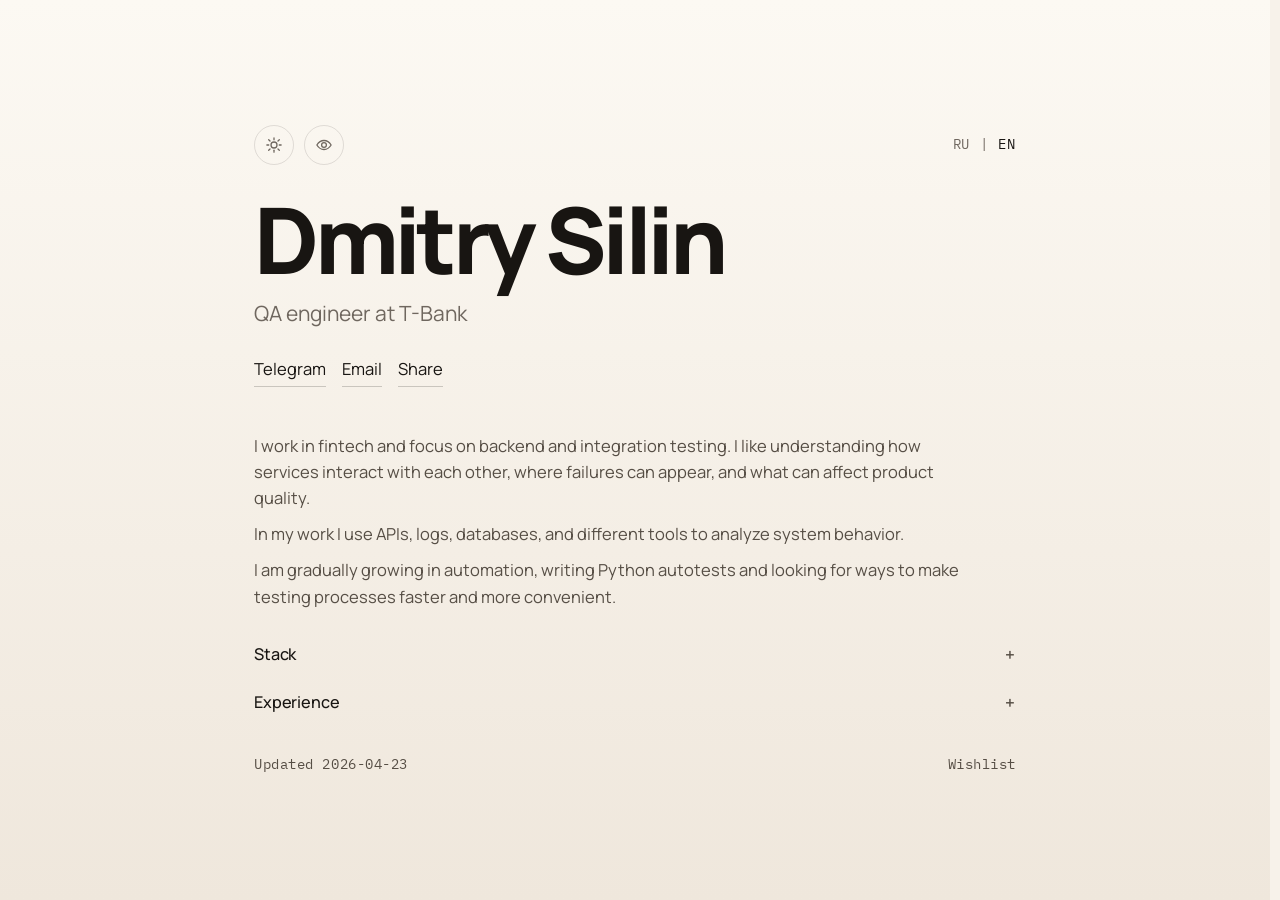
<file: index.html>
<!DOCTYPE html>
<html lang="ru">

<head>
  <meta charset="utf-8" />
  <meta name="viewport" content="width=device-width, initial-scale=1" />
  <meta name="description" content="Дмитрий Силин | QA-инженер в Т-Банке" />
  <meta name="theme-color" content="#0a0a0a" />
  <meta name="color-scheme" content="dark light" />
  <meta property="og:type" content="website" />
  <meta property="og:locale" content="ru_RU" />
  <meta property="og:site_name" content="Дмитрий Силин" />
  <meta property="og:title" content="Дмитрий Силин | QA-инженер в Т-Банке" />
  <meta property="og:description" content="Личный сайт Дмитрия Силина" />
  <meta property="og:url" content="https://iloveqa.ru/" />
  <meta property="og:image" content="https://iloveqa.ru/assets/og/og-card.png" />
  <meta property="og:image:alt" content="Превью сайта Дмитрия Силина" />
  <meta property="og:image:width" content="1200" />
  <meta property="og:image:height" content="630" />
  <meta name="twitter:card" content="summary_large_image" />
  <meta name="twitter:title" content="Дмитрий Силин | QA-инженер" />
  <meta name="twitter:description" content="Дмитрий Силин | QA-инженер" />
  <meta name="twitter:image" content="https://iloveqa.ru/assets/og/og-card.png" />
  <meta name="twitter:image:alt" content="Превью сайта Дмитрия Силина" />
  <title>Дмитрий Силин | QA-инженер в Т-Банке</title>
  <link rel="canonical" href="https://iloveqa.ru/" />
  <link rel="icon" type="image/x-icon" href="favicon.ico" />
  <link rel="preconnect" href="https://fonts.googleapis.com" />
  <link rel="preconnect" href="https://fonts.gstatic.com" crossorigin />
  <link
    href="https://fonts.googleapis.com/css2?family=IBM+Plex+Mono:wght@400;500&family=Manrope:wght@400;500;600;700;800&display=swap"
    rel="stylesheet" />
  <script>
    (function () {
      var theme = "dark";
      var themeColor = "#0a0a0a";
      var accessibility = "off";

      try {
        var savedTheme = window.localStorage.getItem("site-theme");
        var savedAccessibility = window.localStorage.getItem("site-accessibility");

        if (savedTheme === "light" || savedTheme === "dark") {
          theme = savedTheme;
        } else if (window.matchMedia && window.matchMedia("(prefers-color-scheme: light)").matches) {
          theme = "light";
        }

        if (savedAccessibility === "on" || savedAccessibility === "off") {
          accessibility = savedAccessibility;
        } else if (
          window.matchMedia &&
          (
            window.matchMedia("(prefers-contrast: more)").matches ||
            window.matchMedia("(forced-colors: active)").matches
          )
        ) {
          accessibility = "on";
        }
      } catch (error) {}

      if (theme === "light") {
        themeColor = "#f7f2ea";
      }

      document.documentElement.setAttribute("data-theme", theme);
      document.documentElement.setAttribute("data-accessibility", accessibility);
      document.querySelector('meta[name="theme-color"]').setAttribute("content", themeColor);
    })();
  </script>
  <link rel="stylesheet" href="./assets/css/main.css?v=20260621-1" />
  <script src="./assets/js/main.js?v=20260621-1" defer></script>
  <script id="structured-data" type="application/ld+json">
    {
      "@context": "https://schema.org",
      "@type": "Person",
      "name": "Дмитрий Силин",
      "jobTitle": "QA-инженер",
      "url": "https://iloveqa.ru/",
      "address": {
        "@type": "PostalAddress",
        "addressLocality": "Ижевск",
        "addressCountry": "RU"
      },
      "email": "qa.silin@ya.ru",
      "sameAs": [
        "https://t.me/iloveQA",
        "https://buildin.ai/share/7a50c95d-e784-407c-985e-efef949e534b#8b2dbb4d-b0ec-4b53-918e-034baf79118b"
      ]
    }
  </script>
  <script id="profile-data" type="application/json">
    {
      "name": {
        "ru": "Дмитрий Силин",
        "en": "Dmitry Silin"
      },
      "role": {
        "ru": "QA-инженер",
        "en": "QA engineer"
      },
      "city": {
        "ru": "Ижевск",
        "en": "Izhevsk"
      },
      "location": {
        "ru": "Ижевск, Россия",
        "en": "Izhevsk, Russia"
      },
      "country_code": "RU",
      "summary": {
        "ru": "Работаю в финтехе, занимаюсь backend и интеграционным тестированием.\nМне интересно разбираться в том как сервисы взаимодействуют друг с другом, где могут возникать ошибки и что может повлиять на качество продукта.\nВ работе использую API, логи, базы данных и разные инструменты для анализа поведения системы.\nПостепенно развиваюсь в автоматизации. Пишу автотесты на Python и ищу способы делать процессы тестирования быстрее и удобнее.",

        "en": "I work in fintech, focus on backend and integration testing.\nI like understanding how services interact with each other, where failures can appear, and what can affect product quality.\nIn my work I use APIs, logs, databases, and different tools to analyze system behavior.\nI am gradually growing in automation, writing Python autotests and looking for ways to make testing processes faster and more convenient."
      },
      "contacts": {
        "telegram": "https://t.me/iloveQA",
        "email": "qa.silin@ya.ru",
        "wishlist": "https://buildin.ai/share/7a50c95d-e784-407c-985e-efef949e534b#8b2dbb4d-b0ec-4b53-918e-034baf79118b"
      },
      "stack_groups": [
        {
          "label": {
            "ru": "API",
            "en": "API"
          },
          "items": ["REST", "gRPC", "GraphQL", "SOAP"]
        },
        {
          "label": {
            "ru": "Базы данных и кэш",
            "en": "Databases & cache"
          },
          "items": ["Oracle", "PostgreSQL", "Redis"]
        },
        {
          "label": {
            "ru": "Очереди и Kafka tools",
            "en": "Messaging & Kafka tools"
          },
          "items": ["Kafka", "Kafka AKHQ", "Kafka UI", "Redpanda"]
        },
        {
          "label": {
            "ru": "API tools",
            "en": "API tools"
          },
          "items": ["Mockingbird", "Postman", "Insomnia", "Swagger", "SoapUI"]
        },
        {
          "label": {
            "ru": "Отладка и данные",
            "en": "Debug & data"
          },
          "items": ["DevTools", "DBeaver", "PL/SQL Developer", "Charles", "Fiddler"]
        },
        {
          "label": {
            "ru": "Логи и мониторинг",
            "en": "Logs & monitoring"
          },
          "items": ["Graylog", "Grafana", "ELK", "Dynatrace", "Sage"]
        },
        {
          "label": {
            "ru": "Платформа",
            "en": "Platform"
          },
          "items": ["Openshift"]
        }
      ],
      "experience": [
        {
          "period": {
            "ru": "2025 - сейчас",
            "en": "2025 - now"
          },
          "company": {
            "ru": "Т-Банк",
            "en": "T-Bank"
          },
          "role_company": {
            "ru": "Т-Банке",
            "en": "T-Bank"
          }
        },
        {
          "period": {
            "ru": "2023 - 2025",
            "en": "2023 - 2025"
          },
          "company": {
            "ru": "Росбанк",
            "en": "Rosbank"
          }
        },
        {
          "period": {
            "ru": "2022 - 2023",
            "en": "2022 - 2023"
          },
          "company": {
            "ru": "X5",
            "en": "X5"
          }
        }
      ],
      "updated_at": "2026-04-23"
    }
  </script>

  <!-- Yandex.Metrika counter -->
  <script type="text/javascript">
    (function (m, e, t, r, i, k, a) {
      m[i] = m[i] || function () {
        (m[i].a = m[i].a || []).push(arguments)
      };
      m[i].l = 1 * new Date();
      for (var j = 0; j < document.scripts.length; j += 1) {
        if (document.scripts[j].src === r) {
          return;
        }
      }
      k = e.createElement(t), a = e.getElementsByTagName(t)[0], k.async = 1, k.src = r, a.parentNode.insertBefore(k, a)
    })(window, document, "script", "https://mc.yandex.ru/metrika/tag.js", "ym");

    ym(97763500, "init", {
      clickmap: true,
      trackLinks: true,
      accurateTrackBounce: true,
      webvisor: true
    });
  </script>
  <noscript>
    <div><img src="https://mc.yandex.ru/watch/97763500" style="position:absolute; left:-9999px;" alt="" /></div>
  </noscript>
  <!-- /Yandex.Metrika counter -->
</head>

<body data-page="home">
  <main class="page" aria-label="Дмитрий Силин | QA инженер">
    <div class="page-inner">
      <div class="top-bar">
        <div class="top-actions">
          <button class="utility-toggle theme-toggle" type="button" data-theme-toggle aria-label="Переключить тему"
            title="Переключить тему">
            <svg class="theme-icon" viewBox="0 0 24 24" aria-hidden="true">
              <circle class="theme-icon-sun" cx="12" cy="12" r="4"></circle>
              <g class="theme-icon-rays">
                <path d="M12 2.5V5"></path>
                <path d="M12 19V21.5"></path>
                <path d="M4.9 4.9L6.7 6.7"></path>
                <path d="M17.3 17.3L19.1 19.1"></path>
                <path d="M2.5 12H5"></path>
                <path d="M19 12H21.5"></path>
                <path d="M4.9 19.1L6.7 17.3"></path>
                <path d="M17.3 6.7L19.1 4.9"></path>
              </g>
              <path class="theme-icon-moon" d="M15.6 3.5a7.6 7.6 0 1 0 4.9 13 8.7 8.7 0 1 1-4.9-13Z"></path>
            </svg>
          </button>

          <button class="utility-toggle accessibility-toggle" type="button" data-accessibility-toggle
            aria-label="Включить режим для слабовидящих" title="Включить режим для слабовидящих">
            <svg class="accessibility-icon" viewBox="0 0 24 24" aria-hidden="true">
              <path d="M2.5 12s3.6-6 9.5-6 9.5 6 9.5 6-3.6 6-9.5 6-9.5-6-9.5-6Z"></path>
              <circle cx="12" cy="12" r="3.2"></circle>
            </svg>
          </button>
        </div>

        <div class="lang-switch" role="group" aria-label="Language switcher">
          <button class="lang-button is-active" type="button" data-lang-switch="ru" aria-pressed="true">RU</button>
          <span class="lang-divider" aria-hidden="true">|</span>
          <button class="lang-button" type="button" data-lang-switch="en" aria-pressed="false">EN</button>
        </div>
      </div>

      <header class="hero">
        <h1 data-profile-name>Дмитрий Силин</h1>
        <p class="role" data-profile-role>QA-инженер в Т-Банке</p>
      </header>

      <div class="links" aria-label="Ссылки и действия">
        <a href="https://t.me/iloveQA" target="_blank" rel="noopener noreferrer" data-link-telegram
          data-i18n="telegram">Телеграм</a>
        <button class="link-button" type="button" data-copy-email data-i18n="email">Почта</button>
        <button class="link-button" type="button" data-share-page data-i18n="share">Поделиться</button>
      </div>

      <p class="status-region" data-status-region role="status" aria-live="polite" aria-atomic="true"></p>

      <section class="intro-block intro-text" data-profile-summary>
        <p class="intro-paragraph">
          Работаю в финтехе и занимаюсь backend и интеграционным тестированием.
        </p>
        <p class="intro-paragraph">
          Мне интересно разбираться в том как сервисы взаимодействуют друг с другом, где могут возникать ошибки и что может повлиять на качество продукта.
        </p>
        <p class="intro-paragraph">
          В работе использую API, логи, базы данных и разные инструменты для анализа поведения системы.
        </p>
        <p class="intro-paragraph">
          Постепенно развиваюсь в автоматизации. Пишу автотесты на Python и ищу способы делать процессы тестирования
          быстрее и удобнее.
        </p>
      </section>

      <div class="detail-list">
        <section class="detail-block" aria-labelledby="stack-title" data-stack-block>
          <div class="detail-head">
            <p class="section-label" id="stack-title" data-i18n="stack_label">Стек</p>
            <div class="detail-actions">
              <button class="detail-button detail-toggle" type="button" data-toggle-stack aria-expanded="false"
                aria-controls="stack-panel" aria-label="Раскрыть" title="Раскрыть">
                +
              </button>
            </div>
          </div>

          <div class="detail-panel" id="stack-panel" data-stack-panel hidden>
            <div class="stack-groups" data-stack-groups></div>
          </div>
        </section>

        <section class="detail-block" aria-labelledby="experience-title" data-experience-block>
          <div class="detail-head">
            <p class="section-label" id="experience-title" data-i18n="experience_label">Опыт</p>
            <div class="detail-actions">
              <button class="detail-button detail-toggle" type="button" data-toggle-experience aria-expanded="false"
                aria-controls="experience-panel" aria-label="Раскрыть" title="Раскрыть">
                +
              </button>
            </div>
          </div>

          <div class="detail-panel" id="experience-panel" data-experience-panel hidden>
            <ul class="experience-list" data-experience-list></ul>
          </div>
        </section>

      </div>

      <footer class="site-footer">
        <p class="last-updated" data-last-updated>Обновлено 23.04.2026</p>
        <a class="footer-link" href="https://buildin.ai/share/7a50c95d-e784-407c-985e-efef949e534b#8b2dbb4d-b0ec-4b53-918e-034baf79118b"
          target="_blank" rel="noopener noreferrer" data-footer-wishlist data-i18n="wishlist">Вишлист</a>
      </footer>
    </div>
  </main>

  <aside class="qa-easter" data-qa-panel hidden aria-live="polite">
    <p class="qa-easter-title" data-qa-title>easter egg</p>
    <pre class="qa-easter-body" data-qa-body></pre>
  </aside>
</body>

</html>
</file>
<file: assets/css/main.css>
:root {
    --content-width: 46rem;
    --bg: #0a0a0a;
    --bg-top: #0b0b0b;
    --bg-bottom: #090909;
    --text: #f4f1eb;
    --muted: #a6a29a;
    --block-muted: #a6a29a;
    --line: rgba(244, 241, 235, 0.12);
    --line-strong: rgba(244, 241, 235, 0.22);
    --panel: rgba(10, 10, 10, 0.94);
    --status-bg: rgba(244, 241, 235, 0.06);
    --status-text: #f4f1eb;
    --scrollbar-thumb: rgba(244, 241, 235, 0.2);
    --scrollbar-thumb-hover: #a6a29a;
    --sans: "Manrope", sans-serif;
    --mono: "IBM Plex Mono", monospace;
    --text-xs: 0.82rem;
    --text-sm: 0.95rem;
    --text-md: 1rem;
    --text-lg: clamp(1.04rem, 0.94rem + 0.42vw, 1.32rem);
    --text-xl: clamp(2.18rem, 7.6vw, 5.55rem);
}

html[data-theme="dark"] {
    color-scheme: dark;
    --bg: #0a0a0a;
    --bg-top: #0b0b0b;
    --bg-bottom: #090909;
    --text: #f4f1eb;
    --muted: #a6a29a;
    --block-muted: #a6a29a;
    --line: rgba(244, 241, 235, 0.12);
    --line-strong: rgba(244, 241, 235, 0.22);
    --panel: rgba(10, 10, 10, 0.94);
    --status-bg: rgba(244, 241, 235, 0.06);
    --status-text: #f4f1eb;
    --scrollbar-thumb: rgba(244, 241, 235, 0.2);
    --scrollbar-thumb-hover: #a6a29a;
}

html[data-theme="light"] {
    color-scheme: light;
    --bg: #f7f2ea;
    --bg-top: #fcf9f3;
    --bg-bottom: #efe7dc;
    --text: #181512;
    --muted: #6f675f;
    --block-muted: #564e45;
    --line: rgba(24, 21, 18, 0.12);
    --line-strong: rgba(24, 21, 18, 0.2);
    --panel: rgba(252, 249, 243, 0.94);
    --status-bg: rgba(24, 21, 18, 0.06);
    --status-text: #181512;
    --scrollbar-thumb: rgba(24, 21, 18, 0.28);
    --scrollbar-thumb-hover: #5f564d;
}

html[data-accessibility="on"] {
    font-size: clamp(17px, 0.35vw + 16px, 21px);
    --muted: color-mix(in srgb, var(--text) 76%, var(--bg) 24%);
    --block-muted: color-mix(in srgb, var(--text) 84%, var(--bg) 16%);
    --line: color-mix(in srgb, var(--text) 24%, transparent);
    --line-strong: color-mix(in srgb, var(--text) 38%, transparent);
    --panel: color-mix(in srgb, var(--bg) 94%, var(--text) 6%);
    --status-bg: color-mix(in srgb, var(--text) 10%, var(--bg) 90%);
    --scrollbar-thumb: color-mix(in srgb, var(--text) 46%, transparent);
    --scrollbar-thumb-hover: color-mix(in srgb, var(--text) 64%, var(--bg) 36%);
    --text-xs: 1rem;
    --text-sm: 1.1rem;
    --text-md: 1.22rem;
    --text-lg: clamp(1.38rem, 1.12rem + 0.82vw, 1.92rem);
    --text-xl: clamp(2.55rem, 9vw, 6.35rem);
}

*,
*::before,
*::after {
    box-sizing: border-box;
}

html {
    min-height: 100%;
    font-size: clamp(15px, 0.2vw + 14px, 18px);
    scroll-behavior: smooth;
    scrollbar-gutter: stable;
    scrollbar-width: thin;
    scrollbar-color: var(--scrollbar-thumb) transparent;
    background: var(--bg);
}

html::-webkit-scrollbar {
    width: 12px;
}

html::-webkit-scrollbar-track {
    background: transparent;
}

html::-webkit-scrollbar-thumb {
    min-height: 56px;
    border: 3px solid var(--bg);
    border-radius: 999px;
    background: var(--scrollbar-thumb);
}

html::-webkit-scrollbar-thumb:hover {
    background: var(--scrollbar-thumb-hover);
}

body {
    margin: 0;
    min-width: 320px;
    min-height: 100%;
    font-family: var(--sans);
    color: var(--text);
    line-height: 1.6;
    background: linear-gradient(180deg, var(--bg-top) 0%, var(--bg-bottom) 100%);
    transition: background-color 0.2s ease, color 0.2s ease;
}

html[data-accessibility="on"] body {
    line-height: 1.82;
}

a,
button {
    color: inherit;
    font: inherit;
}

a {
    text-decoration: none;
}

.page {
    min-height: 100vh;
    display: flex;
    align-items: center;
    justify-content: center;
    padding: 40px 24px;
    overflow-x: clip;
}

body[data-page="404"] .page {
    align-items: flex-start;
    padding-top: 56px;
}

.page-inner {
    width: min(var(--content-width), 100%);
}

.page-inner > * {
    min-width: 0;
}

.top-bar {
    display: flex;
    align-items: center;
    justify-content: space-between;
    gap: 18px;
    width: 100%;
    margin-bottom: 30px;
}

.top-actions {
    display: flex;
    align-items: center;
    gap: 10px;
}

.utility-toggle {
    display: inline-flex;
    align-items: center;
    justify-content: center;
    width: 40px;
    height: 40px;
    padding: 0;
    border: 1px solid var(--line);
    border-radius: 999px;
    background: transparent;
    color: var(--muted);
    -webkit-appearance: none;
    appearance: none;
    -webkit-tap-highlight-color: transparent;
    cursor: pointer;
    transition:
        color 0.2s ease,
        border-color 0.2s ease,
        background-color 0.2s ease;
}

.utility-toggle:focus-visible {
    color: var(--text);
    border-color: var(--line-strong);
    background: var(--line);
}

@media (hover: hover) and (pointer: fine) {
    .utility-toggle:hover {
        color: var(--text);
        border-color: var(--line-strong);
        background: var(--line);
    }
}

.theme-icon,
.accessibility-icon {
    width: 18px;
    height: 18px;
    overflow: visible;
}

.accessibility-icon path,
.accessibility-icon circle,
.theme-icon-sun,
.theme-icon-rays path,
.theme-icon-moon {
    fill: none;
    stroke: currentColor;
    stroke-width: 1.7;
    stroke-linecap: round;
    stroke-linejoin: round;
    transition:
        opacity 0.2s ease,
        transform 0.2s ease,
        stroke-width 0.2s ease;
    transform-origin: center;
}

html[data-accessibility="on"] .accessibility-toggle {
    color: var(--text);
    border-color: var(--line-strong);
    background: var(--line);
}

html[data-accessibility="on"] .accessibility-icon path,
html[data-accessibility="on"] .accessibility-icon circle {
    stroke-width: 2.1;
}

html[data-theme="light"] .theme-icon-sun,
html[data-theme="light"] .theme-icon-rays path {
    opacity: 1;
    transform: scale(1) rotate(0deg);
}

html[data-theme="light"] .theme-icon-moon {
    opacity: 0;
    transform: translate(3px, -3px) scale(0.7);
}

html[data-theme="dark"] .theme-icon-sun,
html[data-theme="dark"] .theme-icon-rays path {
    opacity: 0;
    transform: scale(0.7) rotate(-20deg);
}

html[data-theme="dark"] .theme-icon-moon {
    opacity: 1;
    transform: translate(0, 0) scale(1);
}

.lang-switch {
    display: flex;
    align-items: center;
    justify-content: flex-end;
    gap: 10px;
}

.lang-button {
    padding: 0;
    border: 0;
    background: transparent;
    color: var(--muted);
    font-family: var(--mono);
    font-size: var(--text-xs);
    line-height: 1;
    letter-spacing: 0.06em;
    -webkit-appearance: none;
    appearance: none;
    cursor: pointer;
}

.lang-button:hover,
.lang-button:focus-visible,
.lang-button.is-active {
    color: var(--text);
}

.lang-divider {
    color: var(--muted);
    font-family: var(--mono);
    font-size: var(--text-xs);
    line-height: 1;
}

.hero {
    margin: 0;
}

h1 {
    margin: 0;
    max-width: 100%;
    font-size: var(--text-xl);
    line-height: 0.96;
    font-weight: 800;
    letter-spacing: -0.05em;
    white-space: nowrap;
    text-wrap: nowrap;
}

.role {
    margin: 14px 0 0;
    font-size: var(--text-lg);
    color: var(--muted);
}

.links {
    display: flex;
    flex-wrap: wrap;
    gap: 16px;
    margin-top: 26px;
}

.links a,
.links button,
.footer-link {
    position: relative;
    padding: 0 0 4px;
    border: 0;
    background: transparent;
    color: var(--text);
    cursor: pointer;
}

.links a::after,
.links button::after,
.footer-link::after {
    content: "";
    position: absolute;
    left: 0;
    right: 0;
    bottom: 0;
    height: 1px;
    background: var(--line-strong);
    transition: transform 0.2s ease, background-color 0.2s ease;
    transform-origin: left center;
}

.links a:hover::after,
.links a:focus-visible::after,
.links button:hover::after,
.links button:focus-visible::after,
.footer-link:hover::after,
.footer-link:focus-visible::after {
    transform: scaleX(1.05);
    background: var(--text);
}

.status-region {
    min-height: 1.45rem;
    margin: 16px 0 0;
    color: transparent;
    font-family: var(--mono);
    font-size: var(--text-xs);
    letter-spacing: 0.02em;
    transition: color 0.2s ease;
}

.status-region.is-visible {
    color: var(--block-muted);
}

.intro-block {
    width: 100%;
    max-width: 44.25rem;
    margin-top: 6px;
}

.intro-text {
    display: grid;
    gap: 10px;
}

.intro-paragraph {
    margin: 0;
    color: var(--block-muted);
    font-size: var(--text-md);
    line-height: 1.58;
}

.detail-list {
    width: 100%;
    display: grid;
    gap: 2px;
    margin-top: 22px;
}

.detail-block {
    margin-top: 0;
    padding: 10px 0;
    transition: border-color 0.2s ease;
}

.detail-block + .detail-block {
    border-top: 0;
}

.detail-panel {
    width: 100%;
    padding-top: 8px;
}

.detail-block[data-expanded="true"] .detail-panel {
    margin-top: 8px;
    padding-top: 12px;
    border-top: 1px solid color-mix(in srgb, var(--line) 88%, transparent);
}

.section-label {
    margin: 0;
    font-size: 0.98rem;
    font-weight: 500;
    letter-spacing: -0.01em;
    color: var(--text);
}

.stack-groups {
    display: grid;
    gap: 0;
    margin-top: 0;
}

.stack-group {
    display: grid;
    grid-template-columns: minmax(10rem, 11.5rem) 1fr;
    gap: 10px;
    align-items: start;
}

.stack-group + .stack-group {
    margin-top: 8px;
    padding-top: 8px;
    border-top: 1px solid color-mix(in srgb, var(--line) 78%, transparent);
}

.stack-group-label {
    margin: 0;
    font-size: var(--text-sm);
    font-weight: 500;
    color: var(--muted);
}

.stack-group-items {
    margin: 0;
    color: var(--block-muted);
    font-size: var(--text-sm);
    line-height: 1.66;
    overflow-wrap: anywhere;
}

.detail-head {
    display: flex;
    align-items: center;
    justify-content: space-between;
    gap: 12px;
    flex-wrap: wrap;
    cursor: pointer;
}

.detail-actions {
    display: flex;
    align-items: center;
    flex-wrap: wrap;
    justify-content: flex-end;
    gap: 0;
}

.detail-button {
    display: inline-flex;
    align-items: center;
    padding: 0;
    border: 0;
    background: transparent;
    color: var(--muted);
    font-family: var(--mono);
    font-size: var(--text-xs);
    line-height: 1.1;
    letter-spacing: 0.02em;
    -webkit-appearance: none;
    appearance: none;
    cursor: pointer;
}

.detail-toggle {
    min-width: 1ch;
    justify-content: center;
    font-family: var(--sans);
    font-size: 1.04rem;
    font-weight: 600;
    line-height: 1;
    letter-spacing: 0;
    color: var(--block-muted);
}

.detail-button:hover,
.detail-button:focus-visible {
    color: var(--text);
}

.detail-block:hover .detail-toggle,
.detail-block:focus-within .detail-toggle {
    color: var(--text);
}

.detail-button[hidden],
.detail-panel[hidden] {
    display: none;
}

.experience-list {
    display: grid;
    gap: 6px;
    margin: 0;
    padding: 0;
    list-style: none;
}

.experience-item {
    display: grid;
    grid-template-columns: minmax(0, auto) 1fr;
    gap: 10px;
    align-items: baseline;
    line-height: 1.34;
}

.experience-item + .experience-item {
    margin-top: 8px;
    padding-top: 8px;
    border-top: 1px solid color-mix(in srgb, var(--line) 78%, transparent);
}

.experience-period {
    font-family: var(--mono);
    font-size: var(--text-sm);
    color: var(--block-muted);
    line-height: 1.34;
    white-space: nowrap;
}

.experience-company {
    font-size: var(--text-md);
    color: var(--text);
    line-height: 1.34;
}

.site-footer {
    display: flex;
    align-items: center;
    justify-content: space-between;
    gap: 16px;
    width: 100%;
    margin-top: 28px;
    padding-top: 0;
}

.last-updated,
.footer-link {
    margin: 0;
    font-family: var(--mono);
    font-size: var(--text-xs);
    letter-spacing: 0.04em;
    color: var(--block-muted);
}

.footer-link {
    color: var(--block-muted);
}

.site-footer .footer-link {
    padding: 0;
}

.site-footer .footer-link::after {
    display: none;
}

.qa-easter {
    position: fixed;
    right: 20px;
    bottom: 20px;
    z-index: 20;
    width: min(320px, calc(100% - 40px));
    padding: 16px 18px;
    border: 1px solid var(--line-strong);
    background: var(--panel);
}

.qa-easter[hidden] {
    display: none;
}

.qa-easter-title,
.qa-easter-body {
    margin: 0;
    font-family: var(--mono);
    font-size: var(--text-xs);
    line-height: 1.7;
}

.qa-easter-title {
    margin-bottom: 8px;
    color: var(--text);
}

.qa-easter-body {
    color: var(--muted);
    white-space: pre-wrap;
}

.not-found {
    width: 100%;
    max-width: none;
}

.not-found-code {
    margin: 0 0 10px;
    font-family: var(--mono);
    font-size: var(--text-xs);
    letter-spacing: 0.08em;
    text-transform: uppercase;
    color: var(--block-muted);
}

.not-found-title {
    margin: 0;
    max-width: min(100%, var(--content-width));
    font-size: clamp(2.2rem, 7vw, 4.9rem);
    line-height: 0.96;
    letter-spacing: -0.05em;
    white-space: normal;
    text-wrap: balance;
    overflow-wrap: anywhere;
}

.not-found-text {
    max-width: 36rem;
    margin: 18px 0 0;
    color: var(--block-muted);
    font-size: var(--text-md);
}

.not-found-links {
    margin-top: 28px;
}

:focus-visible {
    outline: 2px solid var(--text);
    outline-offset: 4px;
}

html[data-accessibility="on"] .links a,
html[data-accessibility="on"] .links button,
html[data-accessibility="on"] .footer-link,
html[data-accessibility="on"] .experience-company {
    font-weight: 600;
}

html[data-accessibility="on"] .links a::after,
html[data-accessibility="on"] .links button::after,
html[data-accessibility="on"] .footer-link::after {
    height: 2px;
}

html[data-accessibility="on"] .utility-toggle {
    width: 46px;
    height: 46px;
}

html[data-accessibility="on"] .theme-icon,
html[data-accessibility="on"] .accessibility-icon {
    width: 22px;
    height: 22px;
}

html[data-accessibility="on"] .lang-button,
html[data-accessibility="on"] .detail-button {
    letter-spacing: 0.08em;
    font-weight: 600;
}

html[data-accessibility="on"] .role,
html[data-accessibility="on"] .stack-group-label,
html[data-accessibility="on"] .stack-group-items,
html[data-accessibility="on"] .experience-period,
html[data-accessibility="on"] .section-label,
html[data-accessibility="on"] .intro-paragraph,
html[data-accessibility="on"] .detail-button,
html[data-accessibility="on"] .last-updated,
html[data-accessibility="on"] .footer-link,
html[data-accessibility="on"] .status-region.is-visible,
html[data-accessibility="on"] .qa-easter-body,
html[data-accessibility="on"] .not-found-text {
    color: var(--text);
}

html[data-accessibility="on"] .links {
    gap: 14px 18px;
}

html[data-accessibility="on"] .intro-block {
    max-width: none;
}

html[data-accessibility="on"] .detail-block[data-expanded="true"] .detail-panel,
html[data-accessibility="on"] .stack-group + .stack-group,
html[data-accessibility="on"] .experience-item + .experience-item {
    border-top-width: 2px;
}

html[data-accessibility="on"] .experience-item {
    gap: 16px;
    line-height: 1.42;
}

html[data-accessibility="on"] .lang-switch,
html[data-accessibility="on"] .top-actions {
    gap: 14px;
}

html[data-accessibility="on"] :focus-visible {
    outline-width: 3px;
    outline-offset: 5px;
}

@media (max-width: 640px) {
    .page {
        align-items: flex-start;
        padding: 56px 20px max(40px, calc(env(safe-area-inset-bottom, 0px) + 20px));
    }

    .top-bar {
        margin-bottom: 26px;
    }

    .top-bar,
    .hero,
    .links,
    .intro-block,
    .detail-list,
    .site-footer,
    .not-found {
        width: 100%;
        min-width: 0;
    }

    h1 {
        font-size: clamp(2.35rem, 10.2vw, 4.55rem);
    }

    .links {
        flex-direction: column;
        align-items: flex-start;
        gap: 14px 18px;
    }

    .intro-block {
        margin-top: 8px;
    }

    .intro-text {
        gap: 9px;
    }

    .intro-paragraph {
        line-height: 1.62;
    }

    .stack-group {
        grid-template-columns: 1fr;
        gap: 4px;
    }

    .detail-actions {
        gap: 0;
    }

    .experience-item {
        grid-template-columns: 1fr;
        gap: 2px;
    }

    .site-footer {
        display: grid;
        grid-template-columns: 1fr;
        justify-items: start;
        gap: 8px;
        margin-top: 24px;
        align-items: start;
    }

    .last-updated,
    .footer-link {
        letter-spacing: 0.02em;
    }

    .qa-easter {
        right: 12px;
        bottom: 12px;
        width: calc(100% - 24px);
    }
}

@media (prefers-reduced-motion: reduce) {
    html {
        scroll-behavior: auto;
    }

    *,
    *::before,
    *::after {
        animation: none !important;
        transition: none !important;
    }

}
</file>
